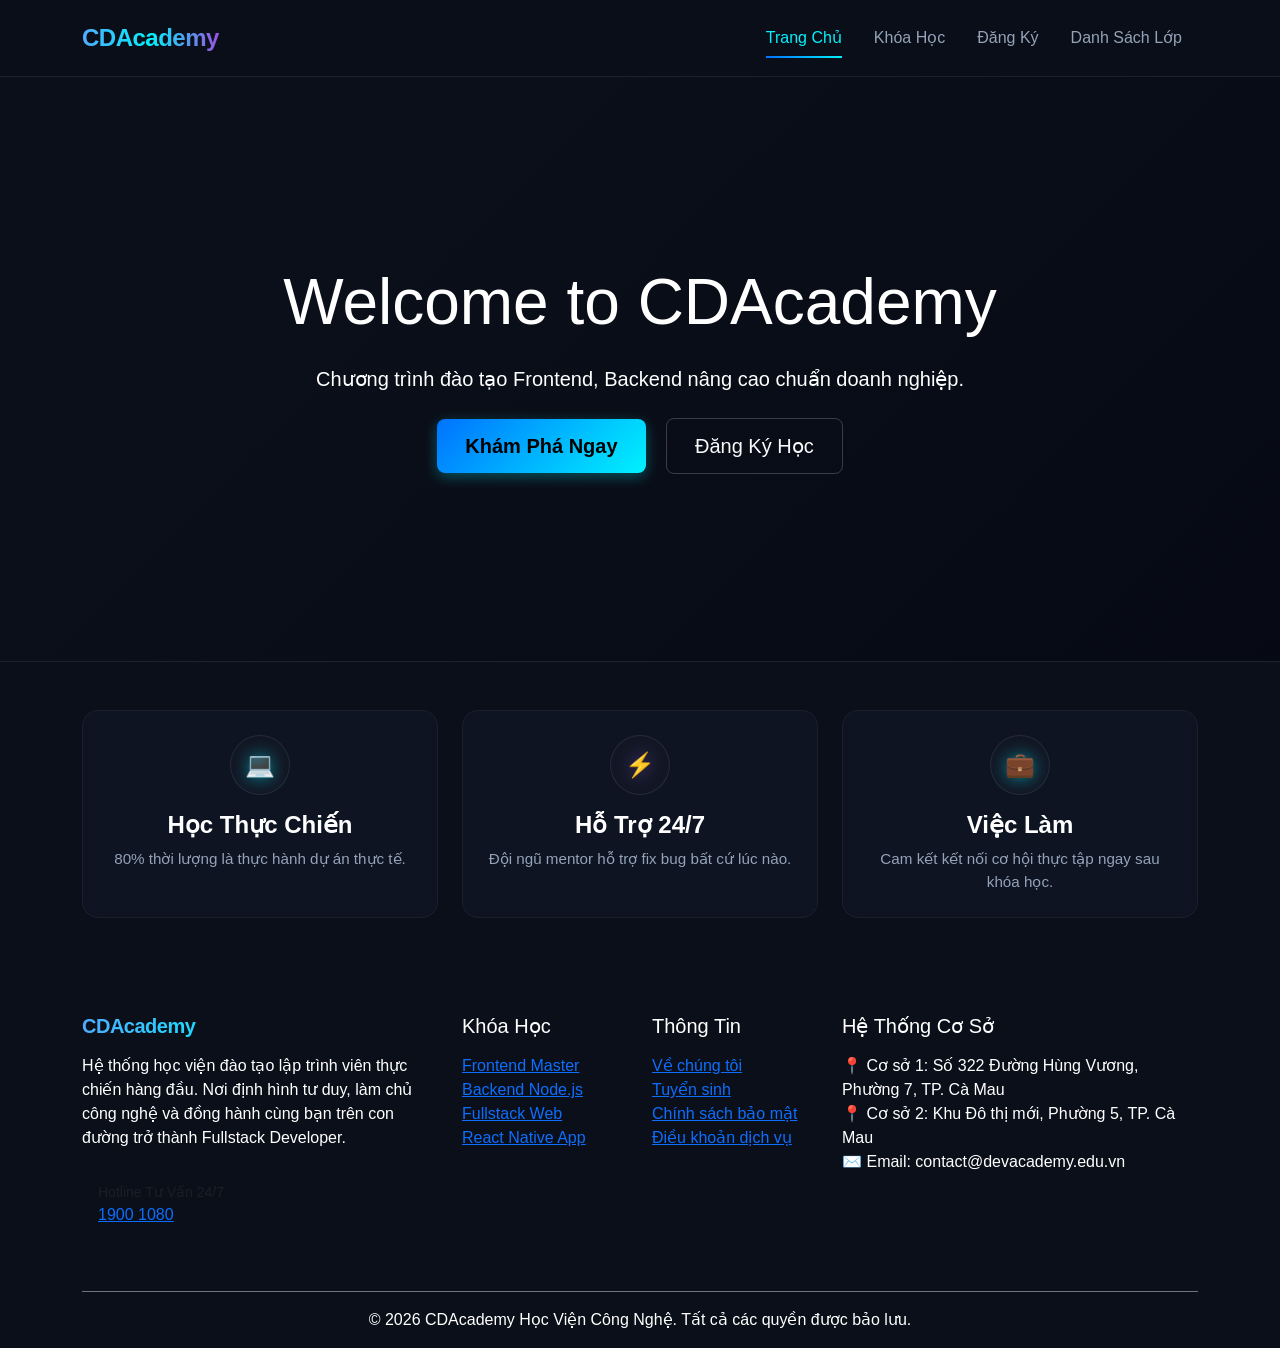
<file: index.html>
<!DOCTYPE html>
<html lang="vi">
<head>
    <meta charset="UTF-8">
    <meta name="viewport" content="width=device-width, initial-scale=1.0">
    <title>CDAcademy - Khóa Học Lập Trình</title>
    <link href="https://cdn.jsdelivr.net/npm/bootstrap@5.3.0/dist/css/bootstrap.min.css" rel="stylesheet">
    <link rel="stylesheet" href="assets/css/style.css">
</head>
<body>
    <nav class="navbar navbar-expand-lg navbar-dark bg-dark sticky-top">
        <div class="container">
            <a class="navbar-brand text-gradient" href="index.html">CDAcademy</a>
            <button class="navbar-expand-lg navbar-toggler" type="button" data-bs-toggle="collapse" data-bs-target="#navbarNav">
                <span class="navbar-toggler-icon"></span>
            </button>
            <div class="collapse navbar-collapse" id="navbarNav">
                <ul class="navbar-nav ms-auto">
                    <li class="nav-item"><a class="nav-link active" href="index.html">Trang Chủ</a></li>
                    <li class="nav-item"><a class="nav-link" href="courses.html">Khóa Học</a></li>
                    <li class="nav-item"><a class="nav-link" href="register.html">Đăng Ký</a></li>
                    <li class="nav-item"><a class="nav-link" href="registrations.html">Danh Sách Lớp</a></li>
                </ul>
            </div>
        </div>
    </nav>

    <header class="hero-section text-center text-white d-flex align-items-center">
    <div class="container">
        <h1 class="display-3 fw-extrabold mb-3 hero-title">
            Welcome to <span class="hero-title-gradient">CDAcademy</span>
        </h1>
        <p class="lead my-4 text-secondary-light">Chương trình đào tạo Frontend, Backend nâng cao chuẩn doanh nghiệp.</p>
        <a href="courses.html" class="btn btn-cyan btn-lg me-3">Khám Phá Ngay</a>
        <a href="register.html" class="btn btn-outline-light btn-lg">Đăng Ký Học</a>
    </div>
</header>

    <section class="py-5 feature-section position-relative">
    <div class="container">
        <div class="row text-center g-4">
            <div class="col-md-4">
                <div class="p-4 feature-card">
                    <div class="feature-icon-wrapper mb-3">
                        <span class="feature-icon text-cyan">💻</span>
                    </div>
                    <h3 class="h4 fw-bold mb-2">Học Thực Chiến</h3>
                    <p class="feature-text">80% thời lượng là thực hành dự án thực tế.</p>
                </div>
            </div>
            
            <div class="col-md-4">
                <div class="p-4 feature-card">
                    <div class="feature-icon-wrapper mb-3">
                        <span class="feature-icon text-purple">⚡</span>
                    </div>
                    <h3 class="h4 fw-bold mb-2">Hỗ Trợ 24/7</h3>
                    <p class="feature-text">Đội ngũ mentor hỗ trợ fix bug bất cứ lúc nào.</p>
                </div>
            </div>
            
            <div class="col-md-4">
                <div class="p-4 feature-card">
                    <div class="feature-icon-wrapper mb-3">
                        <span class="feature-icon text-cyan">💼</span>
                    </div>
                    <h3 class="h4 fw-bold mb-2">Việc Làm</h3>
                    <p class="feature-text">Cam kết kết nối cơ hội thực tập ngay sau khóa học.</p>
                </div>
            </div>
        </div>
    </div>
</section>

    <footer class="bg-custom-footer pt-5 pb-3">
    <div class="container">
        <div class="row g-4 mb-5">
            <div class="col-lg-4 col-md-6">
                <h5 class="text-gradient mb-3">CDAcademy</h5>
                <p class="footer-desc mb-3">
                    Hệ thống học viện đào tạo lập trình viên thực chiến hàng đầu. Nơi định hình tư duy, làm chủ công nghệ và đồng hành cùng bạn trên con đường trở thành Fullstack Developer.
                </p>
                <div class="footer-hotline-box p-3 rounded-3">
                    <span class="text-muted d-block small uppercase">Hotline Tư Vấn 24/7</span>
                    <a href="tel:1900xxxx" class="hotline-number">1900 1080</a>
                </div>
            </div>

            <div class="col-lg-2 col-md-6 col-6">
                <h5 class="footer-heading mb-3">Khóa Học</h5>
                <ul class="list-unstyled footer-links">
                    <li><a href="courses.html">Frontend Master</a></li>
                    <li><a href="courses.html">Backend Node.js</a></li>
                    <li><a href="courses.html">Fullstack Web</a></li>
                    <li><a href="courses.html">React Native App</a></li>
                </ul>
            </div>

            <div class="col-lg-2 col-md-6 col-6">
                <h5 class="footer-heading mb-3">Thông Tin</h5>
                <ul class="list-unstyled footer-links">
                    <li><a href="index.html">Về chúng tôi</a></li>
                    <li><a href="courses.html">Tuyển sinh</a></li>
                    <li><a href="#">Chính sách bảo mật</a></li>
                    <li><a href="#">Điều khoản dịch vụ</a></li>
                </ul>
            </div>

            <div class="col-lg-4 col-md-6">
                <h5 class="footer-heading mb-3">Hệ Thống Cơ Sở</h5>
                <ul class="list-unstyled footer-info-list">
                    <li>
                        <span class="info-icon">📍</span> 
                        <span class="text-white">Cơ sở 1:</span> <span class="text-secondary-light">Số 322 Đường Hùng Vương, Phường 7, TP. Cà Mau</span>
                    </li>
                    <li>
                        <span class="info-icon">📍</span> 
                        <span class="text-white">Cơ sở 2:</span> <span class="text-secondary-light">Khu Đô thị mới, Phường 5, TP. Cà Mau</span>
                    </li>
                    <li>
                        <span class="info-icon">✉️</span> 
                        <span class="text-white">Email:</span> <span class="text-secondary-light">contact@devacademy.edu.vn</span>
                    </li>
                </ul>
            </div>
        </div>

        <div class="border-top border-secondary pt-3 mt-4 text-center">
            <p class="footer-copyright mb-0">© 2026 CDAcademy Học Viện Công Nghệ. Tất cả các quyền được bảo lưu.</p>
        </div>
    </div>
</footer>
    <script src="https://cdn.jsdelivr.net/npm/bootstrap@5.3.0/dist/js/bootstrap.bundle.min.js"></script>
</body>
</html>
</file>
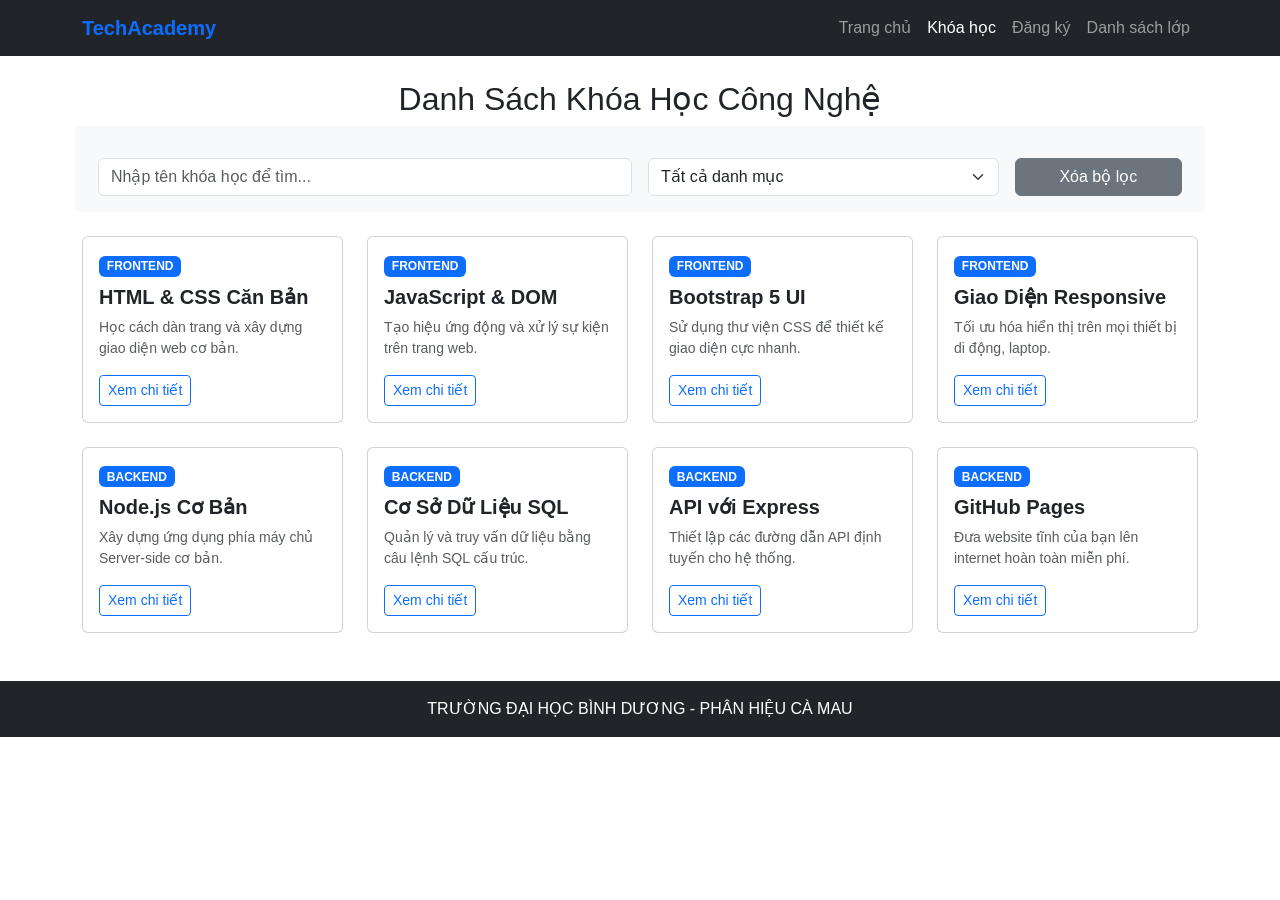
<file: web-midterm-24210501002-dangcongdanh/courses.html>
<!DOCTYPE html>
<html lang="vi">
<head>
    <meta charset="UTF-8">
    <title>TechAcademy - Khóa Học</title>
    <link href="https://cdn.jsdelivr.net/npm/bootstrap@5.3.0/dist/css/bootstrap.min.css" rel="stylesheet">
    <link rel="stylesheet" href="assets/css/style.css">
</head>
<body>

    <nav class="navbar navbar-expand-lg navbar-dark bg-dark">
        <div class="container">
            <a class="navbar-brand fw-bold text-primary" href="index.html">TechAcademy</a>
            <div class="navbar-nav ms-auto">
                <a class="nav-item nav-link" href="index.html">Trang chủ</a>
                <a class="nav-item nav-link active" href="courses.html">Khóa học</a>
                <a class="nav-item nav-link" href="register.html">Đăng ký</a>
                <a class="nav-item nav-link" href="registrations.html">Danh sách lớp</a>
            </div>
        </div>
    </nav>

    <div class="container my-4">
        <h2 class="text-center mb-4">Danh Sách Khóa Học Công Nghệ</h2>

        <!-- Bộ lọc Tìm kiếm và Lọc Danh mục -->
        <div class="row g-3 mb-4 bg-light p-3 rounded">
            <div class="col-md-6">
                <input type="text" id="searchBox" class="form-control" placeholder="Nhập tên khóa học để tìm...">
            </div>
            <div class="col-md-4">
                <select id="categorySelect" class="form-select">
                    <option value="all">Tất cả danh mục</option>
                    <option value="frontend">Frontend</option>
                    <option value="backend">Backend</option>
                </select>
            </div>
            <div class="col-md-2">
                <button id="btnReset" class="btn btn-secondary w-100">Xóa bộ lọc</button>
            </div>
        </div>

        <!-- Vùng trống để mảng JavaScript tự động tạo 8 card khóa học ở đây -->
        <div class="row g-4" id="courseList"></div>
    </div>

    <!-- Bootstrap Modal tĩnh dùng chung để xem chi tiết -->
    <div class="modal fade" id="detailModal" tabindex="-1">
        <div class="modal-dialog">
            <div class="modal-content">
                <div class="modal-header">
                    <h5 class="modal-title fw-bold" id="modalTitle">Tên khóa học</h5>
                    <button type="button" class="btn-close" data-bs-dismiss="modal"></button>
                </div>
                <div class="modal-body">
                    <p id="modalBody">Nội dung chi tiết...</p>
                </div>
                <div class="modal-footer">
                    <button type="button" class="btn btn-secondary" data-bs-dismiss="modal">Đóng</button>
                    <a href="register.html" class="btn btn-primary">Đăng ký học</a>
                </div>
            </div>
        </div>
    </div>

    <footer class="bg-dark text-white text-center py-3 mt-5">
        <p class="mb-0">TRƯỜNG ĐẠI HỌC BÌNH DƯƠNG - PHÂN HIỆU CÀ MAU</p>
    </footer>

    <script src="https://cdn.jsdelivr.net/npm/bootstrap@5.3.0/dist/js/bootstrap.bundle.min.js"></script>
    <!-- Nhúng file chứa mảng dữ liệu trước, file xử lý main sau -->
    <script src="assets/js/data.js"></script>
    <script src="assets/js/main.js"></script>
</body>
</html>
</file>
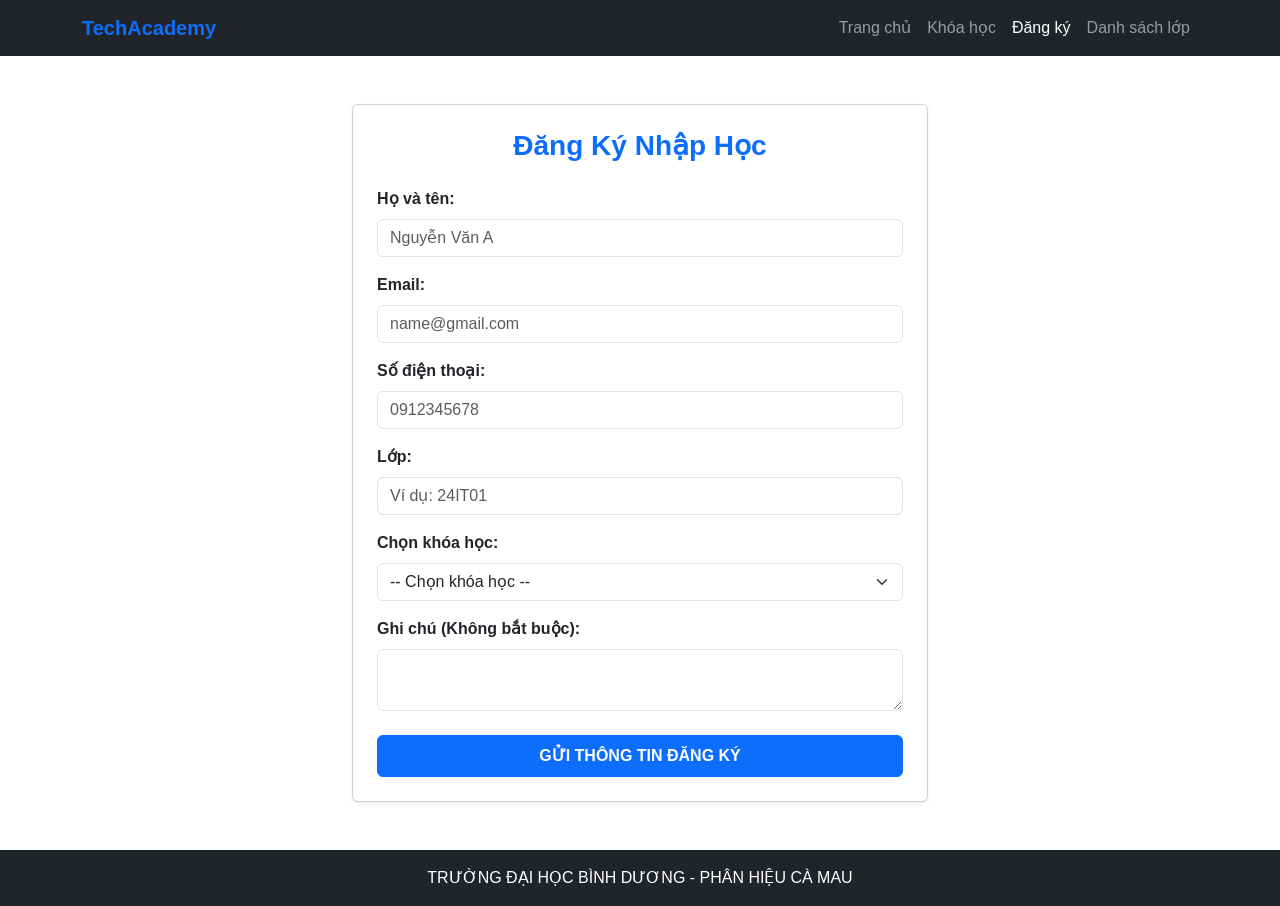
<file: web-midterm-24210501002-dangcongdanh/register.html>
<!DOCTYPE html>
<html lang="vi">
<head>
    <meta charset="UTF-8">
    <title>TechAcademy - Đăng Ký</title>
    <link href="https://cdn.jsdelivr.net/npm/bootstrap@5.3.0/dist/css/bootstrap.min.css" rel="stylesheet">
    <link rel="stylesheet" href="assets/css/style.css">
</head>
<body>

    <nav class="navbar navbar-expand-lg navbar-dark bg-dark">
        <div class="container">
            <a class="navbar-brand fw-bold text-primary" href="index.html">TechAcademy</a>
            <div class="navbar-nav ms-auto">
                <a class="nav-item nav-link" href="index.html">Trang chủ</a>
                <a class="nav-item nav-link" href="courses.html">Khóa học</a>
                <a class="nav-item nav-link active" href="register.html">Đăng ký</a>
                <a class="nav-item nav-link" href="registrations.html">Danh sách lớp</a>
            </div>
        </div>
    </nav>

    <div class="container my-5" style="max-width: 600px;">
        <div class="card p-4 shadow-sm">
            <h3 class="text-center text-primary fw-bold mb-4">Đăng Ký Nhập Học</h3>
            
            <form id="formDangKy">
                <div class="mb-3">
                    <label class="form-label fw-bold">Họ và tên:</label>
                    <input type="text" id="txtHoten" class="form-control" placeholder="Nguyễn Văn A">
                    <span id="errHoten" class="error-text"></span>
                </div>

                <div class="mb-3">
                    <label class="form-label fw-bold">Email:</label>
                    <input type="text" id="txtEmail" class="form-control" placeholder="name@gmail.com">
                    <span id="errEmail" class="error-text"></span>
                </div>

                <div class="mb-3">
                    <label class="form-label fw-bold">Số điện thoại:</label>
                    <input type="text" id="txtSdt" class="form-control" placeholder="0912345678">
                    <span id="errSdt" class="error-text"></span>
                </div>

                <div class="mb-3">
                    <label class="form-label fw-bold">Lớp:</label>
                    <input type="text" id="txtLop" class="form-control" placeholder="Ví dụ: 24IT01">
                    <span id="errLop" class="error-text"></span>
                </div>

                <div class="mb-3">
                    <label class="form-label fw-bold">Chọn khóa học:</label>
                    <select id="selKhoahoc" class="form-select">
                        <option value="">-- Chọn khóa học --</option>
                        <option value="HTML & CSS Căn Bản">HTML & CSS Căn Bản</option>
                        <option value="JavaScript & DOM">JavaScript & DOM</option>
                        <option value="Bootstrap 5 UI">Bootstrap 5 UI</option>
                        <option value="Node.js Cơ Bản">Node.js Cơ Bản</option>
                        <option value="Cơ Cơ Dữ Liệu SQL">Cơ Cơ Dữ Liệu SQL</option>
                    </select>
                    <span id="errKhoahoc" class="error-text"></span>
                </div>

                <div class="mb-4">
                    <label class="form-label fw-bold">Ghi chú (Không bắt buộc):</label>
                    <textarea id="txtGhichu" class="form-control" rows="2"></textarea>
                </div>

                <button type="submit" class="btn btn-primary w-100 fw-bold py-2">GỬI THÔNG TIN ĐĂNG KÝ</button>
            </form>
        </div>
    </div>

    <footer class="bg-dark text-white text-center py-3 mt-5">
        <p class="mb-0">TRƯỜNG ĐẠI HỌC BÌNH DƯƠNG - PHÂN HIỆU CÀ MAU</p>
    </footer>

    <script src="assets/js/main.js"></script>
</body>
</html>
</file>
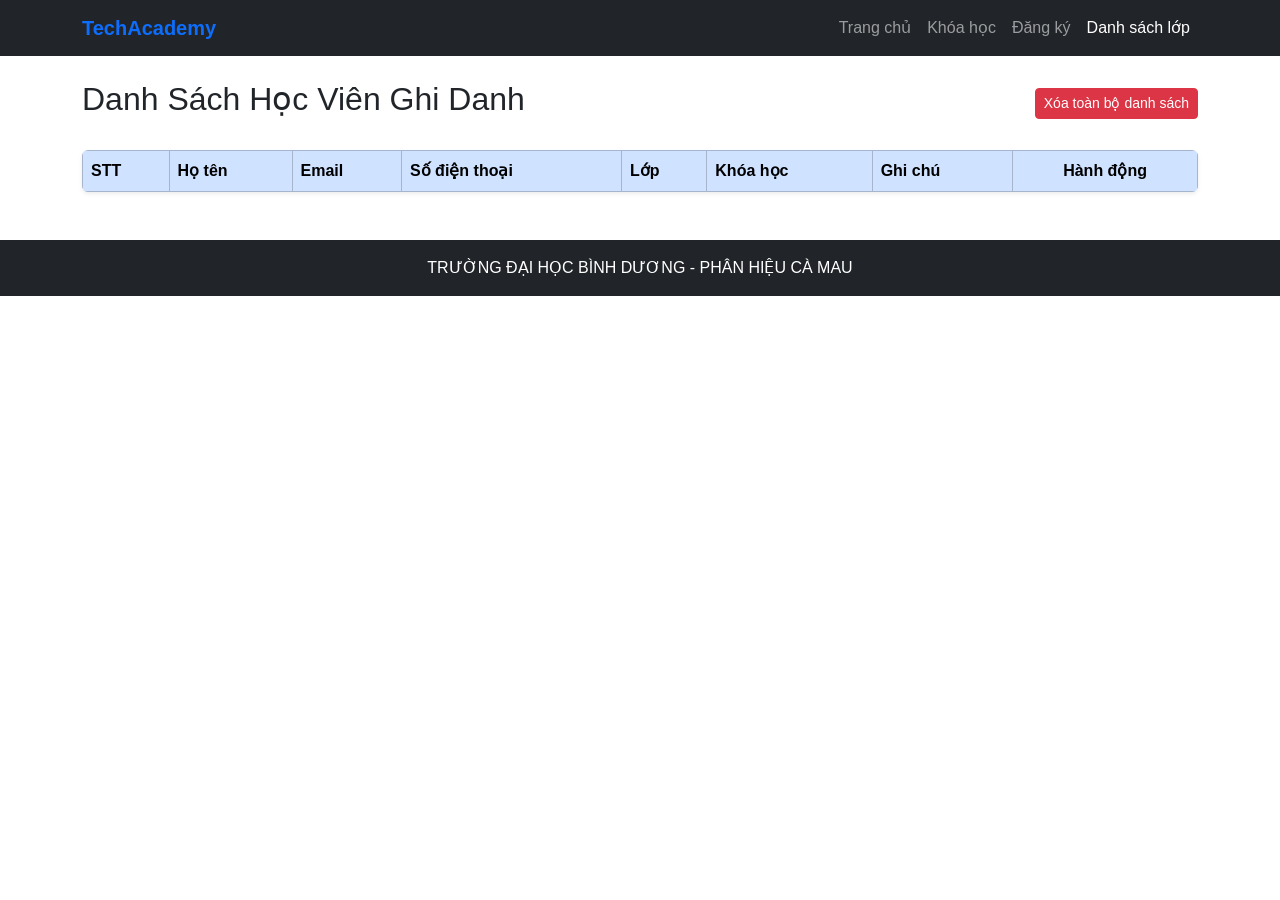
<file: web-midterm-24210501002-dangcongdanh/registrations.html>
<!DOCTYPE html>
<html lang="vi">
<head>
    <meta charset="UTF-8">
    <title>TechAcademy - Danh Sách Đăng Ký</title>
    <link href="https://cdn.jsdelivr.net/npm/bootstrap@5.3.0/dist/css/bootstrap.min.css" rel="stylesheet">
    <link rel="stylesheet" href="assets/css/style.css">
</head>
<body>

    <nav class="navbar navbar-expand-lg navbar-dark bg-dark">
        <div class="container">
            <a class="navbar-brand fw-bold text-primary" href="index.html">TechAcademy</a>
            <div class="navbar-nav ms-auto">
                <a class="nav-item nav-link" href="index.html">Trang chủ</a>
                <a class="nav-item nav-link" href="courses.html">Khóa học</a>
                <a class="nav-item nav-link" href="register.html">Đăng ký</a>
                <a class="nav-item nav-link active" href="registrations.html">Danh sách lớp</a>
            </div>
        </div>
    </nav>

    <div class="container my-4">
        <div class="d-flex justify-content-between align-items-center mb-4">
            <h2>Danh Sách Học Viên Ghi Danh</h2>
            <button id="btnXoaTatCa" class="btn btn-danger btn-sm">Xóa toàn bộ danh sách</button>
        </div>

        <div class="table-responsive bg-white shadow-sm rounded">
            <table class="table table-bordered table-striped align-middle mb-0">
                <thead class="table-primary">
                    <tr>
                        <th>STT</th>
                        <th>Họ tên</th>
                        <th>Email</th>
                        <th>Số điện thoại</th>
                        <th>Lớp</th>
                        <th>Khóa học</th>
                        <th>Ghi chú</th>
                        <th class="text-center">Hành động</th>
                    </tr>
                </thead>
                <tbody id="tableBody">
                    </tbody>
            </table>
        </div>
    </div>

    <footer class="bg-dark text-white text-center py-3 mt-5">
        <p class="mb-0">TRƯỜNG ĐẠI HỌC BÌNH DƯƠNG - PHÂN HIỆU CÀ MAU</p>
    </footer>

    <script src="assets/js/main.js"></script>
</body>
</html>
</file>
<file: assets/css/style.css>
:root {
    --bg-main: #0B0F19;        
    --text-primary: #FFFFFF;    
    --text-secondary: #94A3B8;  
    --neon-cyan: #00F2FE;       
    --neon-purple: #9B51E0;     
    --gradient-primary: linear-gradient(135deg, #0072FF 0%, #00F2FE 100%);
    --gradient-neon: linear-gradient(90deg, #4FACFE 0%, #00F2FE 50%, #9B51E0 100%);
    --border-color: rgba(255, 255, 255, 0.08);
}

* {
    box-sizing: border-box;
    transition: all 0.25s ease-in-out;
}

body {
    font-family: 'Inter', -apple-system, BlinkMacSystemFont, 'Segoe UI', Roboto, sans-serif;
    background-color: var(--bg-main);
    color: var(--text-primary);
    overflow-x: hidden;
}

.text-gradient {
    background: var(--gradient-neon);
    -webkit-background-clip: text;
    -webkit-text-fill-color: transparent;
    font-weight: 800;
    letter-spacing: -0.5px;
}

.navbar {
    background: rgba(11, 15, 25, 0.75) !important;
    backdrop-filter: blur(12px); 
    -webkit-backdrop-filter: blur(12px);
    border-bottom: 1px solid var(--border-color);
    padding: 15px 0;
}

.navbar-brand {
    font-size: 1.5rem;
}

.navbar-nav .nav-link {
    color: var(--text-secondary) !important;
    font-weight: 500;
    padding: 8px 16px !important;
    position: relative;
}

.navbar-nav .nav-link:hover, 
.navbar-nav .nav-link.active {
    color: var(--neon-cyan) !important;
}


.navbar-nav .nav-link::after {
    content: '';
    position: absolute;
    width: 0;
    height: 2px;
    bottom: 0;
    left: 16px;
    background: var(--gradient-primary);
    transition: width 0.3s ease;
}

.navbar-nav .nav-link:hover::after,
.navbar-nav .nav-link.active::after {
    width: calc(100% - 32px);
}


.hero-section {
    
    background: linear-gradient(135deg, rgba(11, 15, 25, 0.9) 30%, rgba(6, 9, 19, 0.95) 100%),
                url('https://images.unsplash.com/photo-1550751827-4bd374c3f58b?q=80&w=1920&auto=format&fit=crop'); 
    background-size: cover;
    background-position: center;
    background-repeat: no-repeat;
    min-height: 65vh;
    display: flex;
    align-items: center;
    position: relative;
    border-bottom: 1px solid var(--border-color);
}

.btn-cyan {
    background: var(--gradient-primary);
    color: #000000 !important;
    font-weight: 600;
    border: none;
    border-radius: 8px;
    padding: 12px 28px;
    box-shadow: 0 4px 14px rgba(0, 242, 254, 0.3);
}

.btn-cyan:hover {
    transform: translateY(-2px);
    box-shadow: 0 6px 20px rgba(0, 242, 254, 0.6);
}

.btn-outline-light {
    border: 1px solid rgba(255, 255, 255, 0.2);
    border-radius: 8px;
    padding: 12px 28px;
}

.btn-outline-light:hover {
    background: rgba(255, 255, 255, 0.05);
    border-color: #ffffff;
    transform: translateY(-2px);
}

.course-card {
    background: var(--bg-card) !important;
    border: 1px solid var(--border-color) !important;
    border-radius: 16px !important;
    overflow: hidden;
    box-shadow: 0 10px 30px rgba(0, 0, 0, 0.2);
}

.course-card:hover {
    transform: translateY(-8px) scale(1.01);
    border-color: rgba(0, 242, 254, 0.4) !important;
    box-shadow: 0 15px 35px rgba(0, 242, 254, 0.15);
}


.card-img-container {
    overflow: hidden;
    position: relative;
}

.course-card .card-img-top {
    transition: transform 0.5s ease;
}

.course-card:hover .card-img-top {
    transform: scale(1.08);
}

.badge {
    padding: 6px 12px;
    font-weight: 600;
    border-radius: 6px;
}

.bg-primary {
    background-color: rgba(0, 114, 255, 0.2) !important;
    color: #38BDF8 !important;
    border: 1px solid rgba(0, 114, 255, 0.3);
}

.bg-info {
    background-color: rgba(155, 81, 224, 0.2) !important;
    color: #C084FC !important;
    border: 1px solid rgba(155, 81, 224, 0.3);
}

.card-title {
    color: #FFFFFF;
    font-size: 1.2rem;
    line-height: 1.4;
}

.card-text {
    color: var(--text-secondary) !important;
}


.card.bg-black {
    background-color: var(--bg-card) !important;
    border: 1px solid var(--border-color) !important;
    border-radius: 20px;
    box-shadow: 0 20px 40px rgba(0, 0, 0, 0.4);
}

.form-control, .form-select {
    background-color: rgba(11, 15, 25, 0.6) !important;
    border: 1px solid var(--border-color) !important;
    color: #FFFFFF !important;
    padding: 12px 16px;
    border-radius: 10px;
}

.form-control:focus, .form-select:focus {
    border-color: var(--neon-cyan) !important;
    box-shadow: 0 0 10px rgba(0, 242, 254, 0.25) !important;
    outline: none;
}

.form-label {
    font-weight: 500;
    color: #E2E8F0;
    margin-bottom: 8px;
}


.table-responsive {
    background-color: var(--bg-card) !important;
    border: 1px solid var(--border-color) !important;
    border-radius: 16px;
}

.table {
    margin-bottom: 0;
}


.feature-section {
    background-color: #0B0F19; 
}


.feature-card {
    background: rgba(21, 29, 48, 0.4);
    backdrop-filter: blur(8px);
    -webkit-backdrop-filter: blur(8px);
    border: 1px solid rgba(255, 255, 255, 0.05);
    border-radius: 16px;
    height: 100%;
    transition: transform 0.3s ease, border-color 0.3s ease, box-shadow 0.3s ease;
}


.feature-card:hover {
    transform: translateY(-5px);
    border-color: rgba(0, 242, 254, 0.3);
    box-shadow: 0 10px 25px rgba(0, 242, 254, 0.1);
}


.feature-icon-wrapper {
    width: 60px;
    height: 60px;
    background: rgba(255, 255, 255, 0.02);
    border: 1px solid rgba(255, 255, 255, 0.08);
    border-radius: 50%;
    display: inline-flex;
    align-items: center;
    justify-content: center;
}

.feature-icon {
    font-size: 1.5rem;
}


.feature-card h3 {
    color: #FFFFFF !important;
    font-weight: 700 !important;
}


.feature-text {
    color: #94A3B8 !important;
    font-size: 0.95rem;
    margin-bottom: 0;
    opacity: 1 !important; 
}


.text-cyan { filter: drop-shadow(0 0 8px rgba(0, 242, 254, 0.5)); }
.text-purple { filter: drop-shadow(0 0 8px rgba(155, 81, 224, 0.5)); }
</file>
<file: web-midterm-24210501002-dangcongdanh/assets/css/style.css>
/* assets/css/style.css */
body {
    font-family: Arial, sans-serif;
}

/* Hiệu ứng khi di chuột vào thẻ khóa học */
.course-card {
    transition: transform 0.2s;
}
.course-card:hover {
    transform: scale(1.03);
    box-shadow: 0 4px 15px rgba(0,0,0,0.1);
}

/* Màu cho thông báo lỗi dưới ô nhập liệu */
.error-text {
    color: red;
    font-size: 13px;
    display: block;
    margin-top: 5px;
}
</file>
